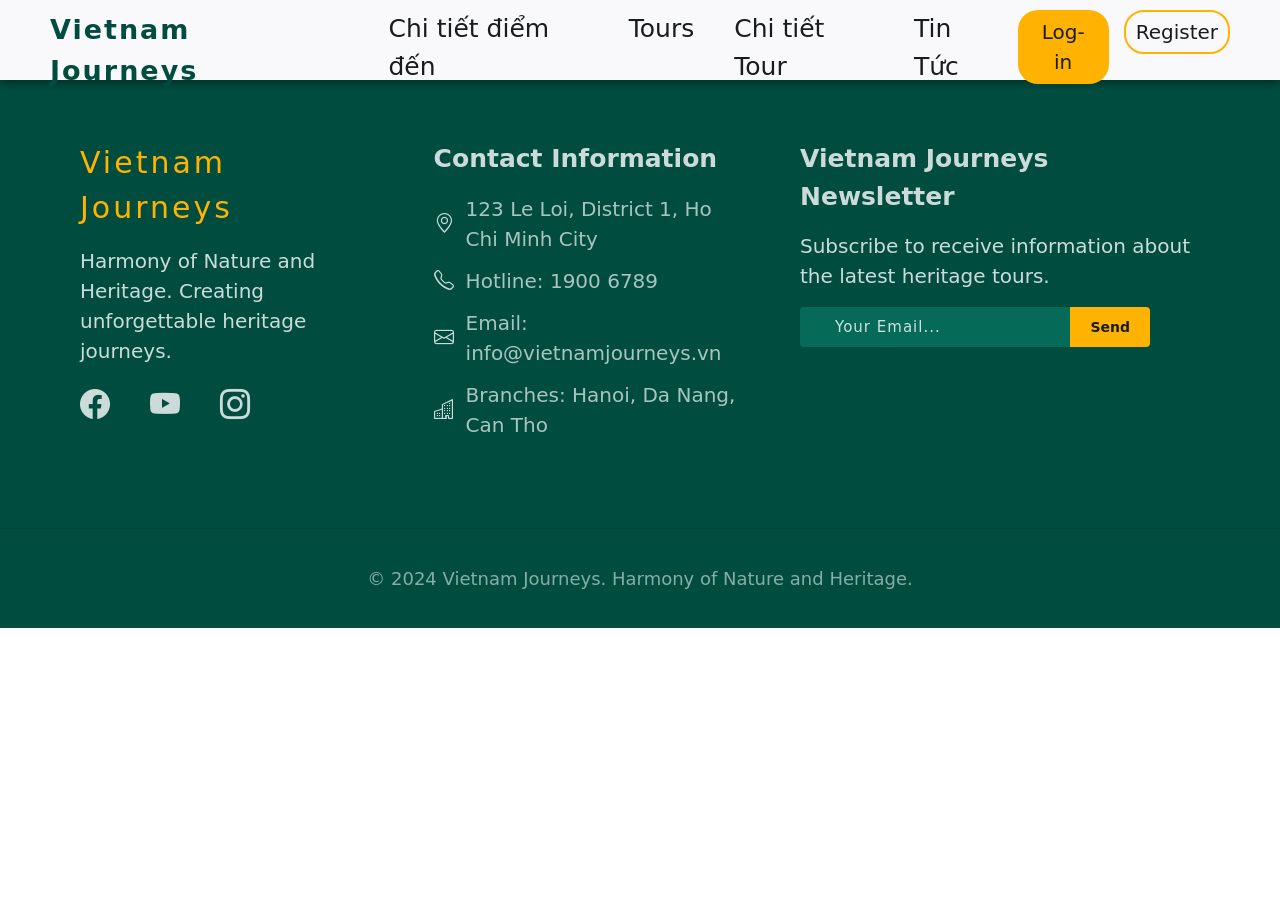
<file: index.html>
<!DOCTYPE html>
<html lang="en">
<head>
    <meta charset="UTF-8">
    <meta name="viewport" content="width=device-width, initial-scale=1.0">

    <link rel="stylesheet" href="./css/header_footer.css">
    <link rel="stylesheet" href="https://cdn.jsdelivr.net/npm/bootstrap-icons@1.13.1/font/bootstrap-icons.min.css">
        <link href="https://cdn.jsdelivr.net/npm/bootstrap@5.3.3/dist/css/bootstrap.min.css" rel="stylesheet">
    <script src="https://cdn.jsdelivr.net/npm/bootstrap@5.3.3/dist/js/bootstrap.bundle.min.js"></script>

    
    <title>Document</title>
</head>
<body>

<!-- header -->
<section>
    <header>
        <div class="logo">
            <a href="" class="logo_detail">Vietnam Journeys</a>
        </div>
        <nav class="nav_menu">
         <ul class="menu">
                <li class="menu_list"><a href="./html/Detail_Destination.html">Chi tiết điểm đến</a></li>
                <li class="menu_list"><a href="./html/Tours.html">Tours</a></li>
                <li class="menu_list"><a href="./html/Detail_tours.html">Chi tiết Tour</a></li>
                <li class="menu_list"><a href="./html/Blog.html">Tin Tức</a></li>
            </ul>
        </nav>
        <div class="book_tour">
           <div class="log-in">
            <a  href="./html/Log-in.html"><button>Log-in</button></a>
           </div>
            <div class="register">
                 <a href="./html/Register.html"><button>Register</button></a>
            </div>
        </div>
        
    </header>
</section>
<section>
    <div class="banner-home"></div>
</section>







<!-- footer -->
<section>
    <footer>
        <div class="footer-full">
        <div class="footer-container">
            <div class="footer-logo">
                <p class="name-logo">Vietnam Journeys</p>
                <p >Harmony of Nature and Heritage. Creating unforgettable heritage journeys.</p>
                <div class="icon-social">
                    <div class="icon-face">
                        <i style="font-size: 1.5em;" class="bi bi-facebook"></i>           
                    </div>
                    <div class="icon-youtube">
                        <i style="font-size: 1.5em;" class="bi bi-youtube"></i>
                    </div>
                    <div class="icon-instagram">
                        <i style="font-size: 1.5em;" class="bi bi-instagram"></i>
                    </div>
                </div>
            </div>
            <div class="footer-contact">
                <p style="font-size: 25px; font-weight: 600;">Contact Information</p>
                <div class="address-com">
                    <i class="bi bi-geo-alt"></i>
                    <p>123 Le Loi, District 1, Ho Chi Minh City</p>
                </div>
                <div class="address-com">
                    <i class="bi bi-telephone"></i>
                    <p>Hotline: 1900 6789</p>
                </div>
                <div class="address-com">
                    <i class="bi bi-envelope"></i>
                    <p>Email: info@vietnamjourneys.vn</p>
                </div>
                <div class="address-com">
                    <i class="bi bi-buildings"></i>
                    <p>Branches: Hanoi, Da Nang, Can Tho</p>
                </div>
            </div>
            <div class="footer-email">
                 <p style="font-size: 25px; font-weight: 600;">Vietnam Journeys Newsletter</p>
                <p>Subscribe to receive information about the latest heritage tours.</p>
                <div class="button-footer">
                    <div class="b1"><input type="email" placeholder="Your Email..."><button type="button"><b>Send</b> </button></div>
                </div>
            </div>          
        </div>
        <hr>
        <div class="footer-copyright">
                <p>© 2024 Vietnam Journeys. Harmony of Nature and Heritage.</p>
            </div>
        </div>
         
    </footer>
</section>
</body>
</html>
</file>
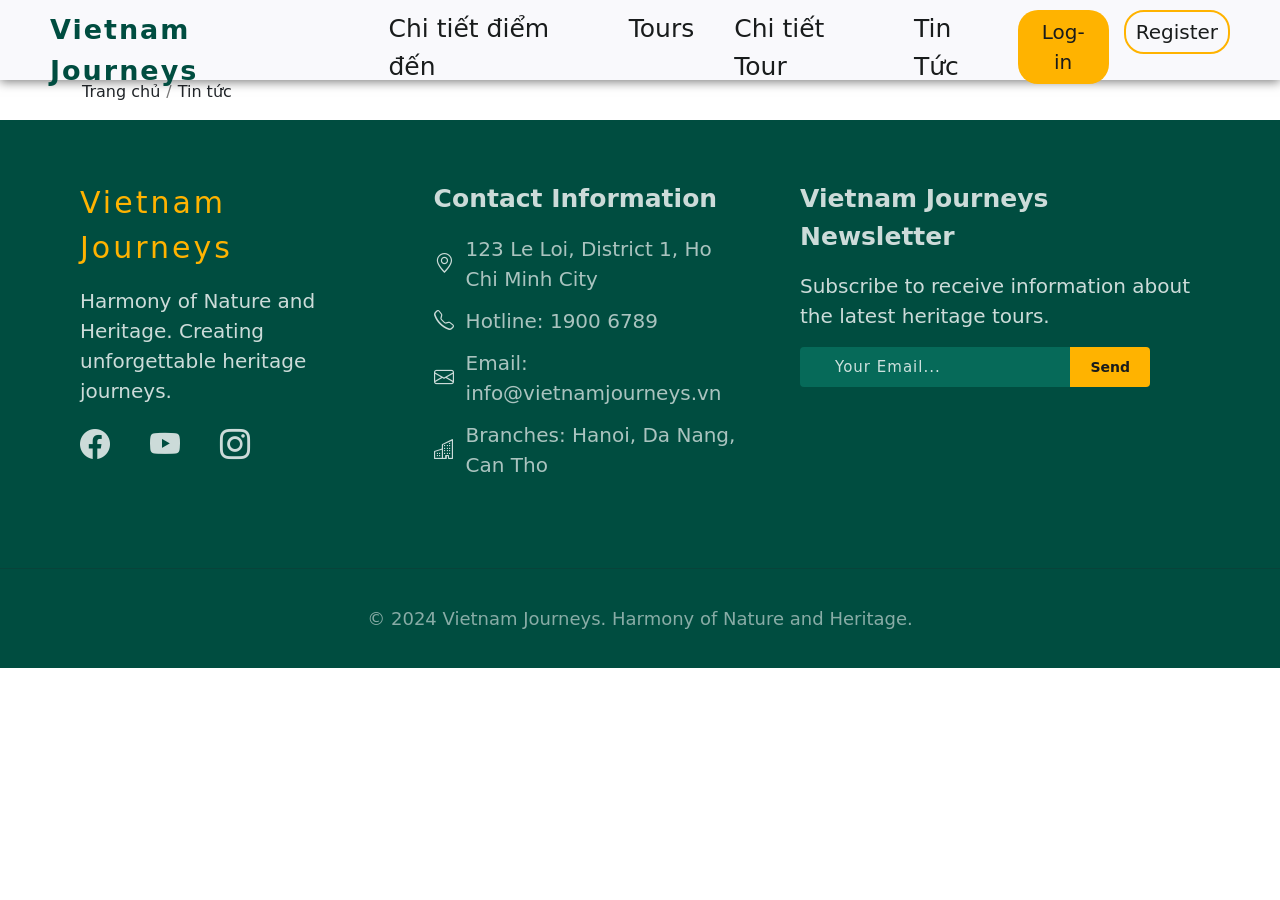
<file: html/Blog.html>
<!DOCTYPE html>
<html lang="en">

<head>
    <meta charset="UTF-8">
    <meta name="viewport" content="width=device-width, initial-scale=1.0">

    <link rel="stylesheet" href="../css/header_footer.css">
    <link rel="stylesheet" href="../css/listblog.css">
    <link rel="stylesheet" href="https://cdn.jsdelivr.net/npm/bootstrap-icons@1.13.1/font/bootstrap-icons.min.css">
    <title>ListBlog</title>
    <link href="https://cdn.jsdelivr.net/npm/bootstrap@5.3.3/dist/css/bootstrap.min.css" rel="stylesheet">
    <script src="https://cdn.jsdelivr.net/npm/bootstrap@5.3.3/dist/js/bootstrap.bundle.min.js"></script>
</head>

<body>

    <!-- header -->
    <section>
        <header>
            <div class="logo">
                <a href="" class="logo_detail">Vietnam Journeys</a>
            </div>
            <nav class="nav_menu">
                <ul class="menu">
                    <li class="menu_list"><a href="../html/Detail_Destination.html">Chi tiết điểm đến</a></li>
                    <li class="menu_list"><a href="../html/Tours.html">Tours</a></li>
                    <li class="menu_list"><a href="../html/Detail_tours.html">Chi tiết Tour</a></li>
                    <li class="menu_list"><a href="../html/Blog.html">Tin Tức</a></li>
                </ul>
            </nav>
            <div class="book_tour">
                <div class="log-in">
                    <a href="../html/Log-in.html"><button>Log-in</button></a>
                </div>
                <div class="register">
                    <a href="../html/Register.html"><button>Register</button></a>
                </div>
            </div>
        </header>
    </section>

    <section>
        <div class="banner-home"></div>
    </section>

    <main>

        <div class="container">
            <div class="breadcrumb">
                <a href="../index.html">Trang chủ</a>
                <span>/</span>
                <a href="../html/Blog.html">Tin tức</a>
            </div>
            <div class="row" id="list_blog">
            </div>
        </div>
    </main>

    <!-- footer -->
    <section>
        <footer>
            <div class="footer-full">
                <div class="footer-container">
                    <div class="footer-logo">
                        <p class="name-logo">Vietnam Journeys</p>
                        <p >Harmony of Nature and Heritage. Creating unforgettable heritage journeys.
                        </p>
                        <div class="icon-social">
                            <div class="icon-face">
                                <i style="font-size: 1.5em;" class="bi bi-facebook"></i>
                            </div>
                            <div class="icon-youtube">
                                <i style="font-size: 1.5em;" class="bi bi-youtube"></i>
                            </div>
                            <div class="icon-instagram">
                                <i style="font-size: 1.5em;" class="bi bi-instagram"></i>
                            </div>
                        </div>
                    </div>
                    <div class="footer-contact">
                        <p style="font-size: 25px; font-weight: 600;">Contact Information</p>
                        <div class="address-com">
                            <i class="bi bi-geo-alt"></i>
                            <p>123 Le Loi, District 1, Ho Chi Minh City</p>
                        </div>
                        <div class="address-com">
                            <i class="bi bi-telephone"></i>
                            <p>Hotline: 1900 6789</p>
                        </div>
                        <div class="address-com">
                            <i class="bi bi-envelope"></i>
                            <p>Email: info@vietnamjourneys.vn</p>
                        </div>
                        <div class="address-com">
                            <i class="bi bi-buildings"></i>
                            <p>Branches: Hanoi, Da Nang, Can Tho</p>
                        </div>
                    </div>
                    <div class="footer-email">
                        <p style="font-size: 25px; font-weight: 600;">Vietnam Journeys Newsletter</p>
                        <p>Subscribe to receive information about the latest heritage tours.</p>
                        <div class="button-footer">
                            <div class="b1"><input type="email" placeholder="Your Email..."><button
                                    type="button"><b>Send</b> </button></div>
                        </div>
                    </div>
                </div>
                <hr>
                <div class="footer-copyright">
                    <p>© 2024 Vietnam Journeys. Harmony of Nature and Heritage.</p>
                </div>
            </div>
        </footer>
    </section>

</body>
<script type="text/javascript" src="../js/listblog.js"></script>

</html>
</file>
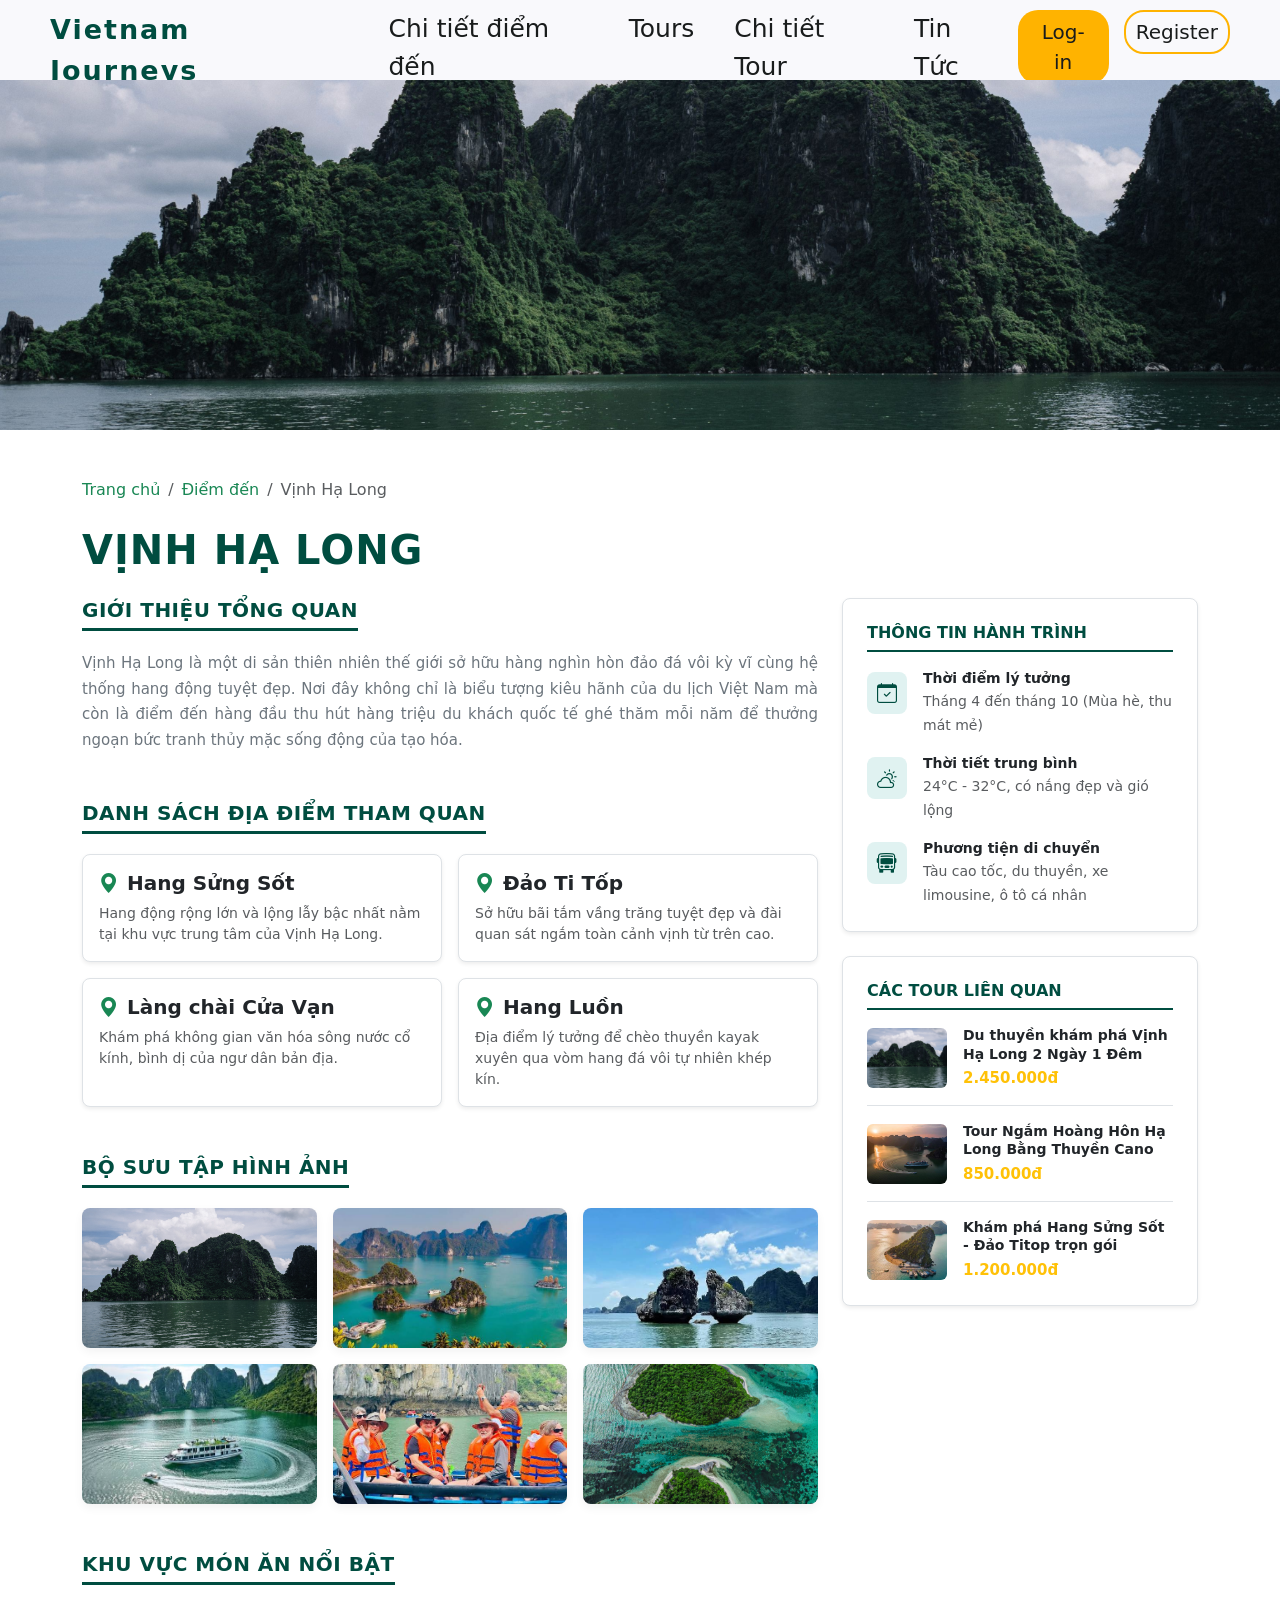
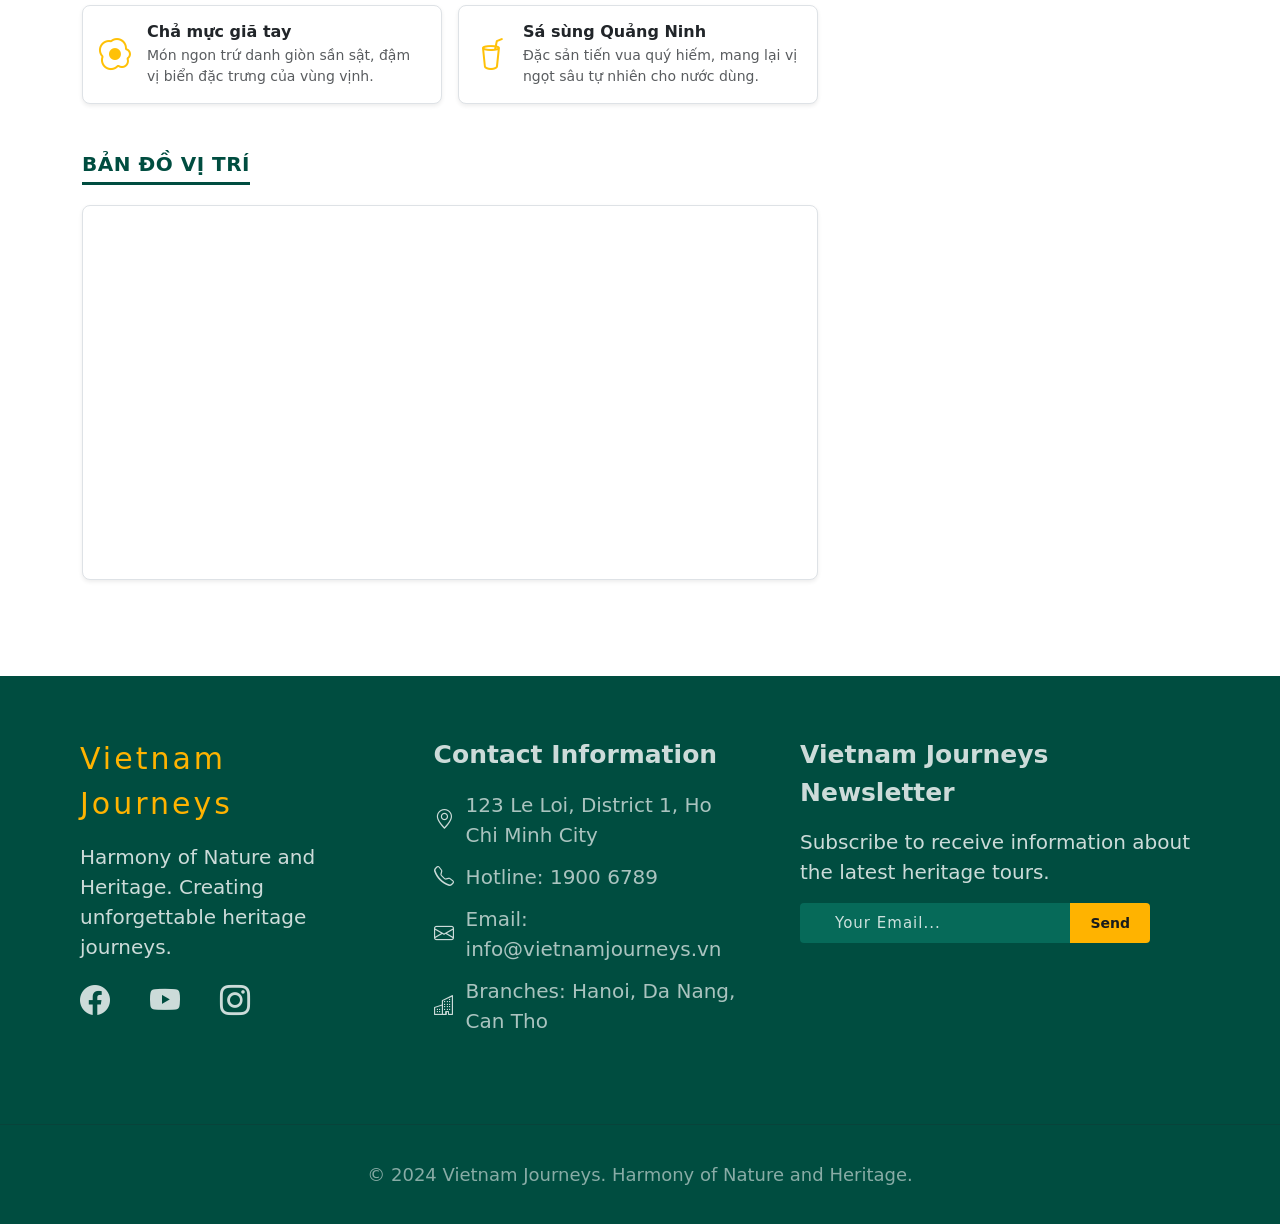
<file: html/Detail_Destination.html>
<!DOCTYPE html>
<html lang="en">
<head>
    <meta charset="UTF-8">
    <meta name="viewport" content="width=device-width, initial-scale=1.0">
    <link rel="stylesheet" href="../css/header_footer.css">
    <link rel="stylesheet" href="../css/destination.css">
    <link rel="stylesheet" href="https://cdn.jsdelivr.net/npm/bootstrap-icons@1.13.1/font/bootstrap-icons.min.css">
    <link href="https://cdn.jsdelivr.net/npm/bootstrap@5.3.3/dist/css/bootstrap.min.css" rel="stylesheet">
    <script src="https://cdn.jsdelivr.net/npm/bootstrap@5.3.3/dist/js/bootstrap.bundle.min.js"></script>

    
    <title>Document</title>
</head>
<body>

<!-- header -->
<section>
    <header>
        <div class="logo">
            <a href="" class="logo_detail">Vietnam Journeys</a>
        </div>
        <nav class="nav_menu">
         <ul class="menu">
                <li class="menu_list"><a href="../html/Detail_Destination.html">Chi tiết điểm đến</a></li>
                <li class="menu_list"><a href="../html/Tours.html">Tours</a></li>
                <li class="menu_list"><a href="../html/Detail_tours.html">Chi tiết Tour</a></li>
                <li class="menu_list"><a href="../html/Blog.html">Tin Tức</a></li>
            </ul>
        </nav>
        <div class="book_tour">
           <div class="log-in">
            <a  href="../html/Log-in.html"><button>Log-in</button></a>
           </div>
            <div class="register">
                 <a href="../html/Register.html"><button>Register</button></a>
            </div>
        </div>
    </header>
    
</section>
<section>
    <div class="banner-home"></div>
</section>

<main class="container my-5">
    
    <nav class="mb-4" style="--bs-breadcrumb-divider: '/';">
        <ol class="breadcrumb mb-0">
            <li class="breadcrumb-item"><a href="#" class="text-decoration-none text-success">Trang chủ</a></li>
            <li class="breadcrumb-item"><a href="#" class="text-decoration-none text-success">Điểm đến</a></li>
            <li class="breadcrumb-item active text-muted" aria-current="page">Vịnh Hạ Long</li>
        </ol>
    </nav>

    <h1 class="fw-bold mb-4" style="color: #004d40; font-size: 2.5rem; letter-spacing: 1px;">VỊNH HẠ LONG</h1>

    <div class="row g-4">
        <div class="col-lg-8">
            <section class="mb-5">
                <h3 class="tieu-de-muc">Giới thiệu tổng quan</h3>
                <p class="text-secondary style-content-p">
                    Vịnh Hạ Long là một di sản thiên nhiên thế giới sở hữu hàng nghìn hòn đảo đá vôi kỳ vĩ cùng hệ thống hang động tuyệt đẹp. Nơi đây không chỉ là biểu tượng kiêu hãnh của du lịch Việt Nam mà còn là điểm đến hàng đầu thu hút hàng triệu du khách quốc tế ghé thăm mỗi năm để thưởng ngoạn bức tranh thủy mặc sống động của tạo hóa.
                </p>
            </section>
            <section class="mb-5">
                <h3 class="tieu-de-muc">Danh sách địa điểm tham quan</h3>
                <div class="row row-cols-1 row-cols-md-2 g-3">
                    <div class="col">
                        <div class="p-3 border rounded-3 bg-white h-100 shadow-sm">
                            <h5 class="fw-bold text-dark"><i class="bi bi-geo-alt-fill text-success me-2"></i>Hang Sửng Sốt</h5>
                            <p class="small text-muted mb-0">Hang động rộng lớn và lộng lẫy bậc nhất nằm tại khu vực trung tâm của Vịnh Hạ Long.</p>
                        </div>
                    </div>
                    <div class="col">
                        <div class="p-3 border rounded-3 bg-white h-100 shadow-sm">
                            <h5 class="fw-bold text-dark"><i class="bi bi-geo-alt-fill text-success me-2"></i>Đảo Ti Tốp</h5>
                            <p class="small text-muted mb-0">Sở hữu bãi tắm vầng trăng tuyệt đẹp và đài quan sát ngắm toàn cảnh vịnh từ trên cao.</p>
                        </div>
                    </div>
                    <div class="col">
                        <div class="p-3 border rounded-3 bg-white h-100 shadow-sm">
                            <h5 class="fw-bold text-dark"><i class="bi bi-geo-alt-fill text-success me-2"></i>Làng chài Cửa Vạn</h5>
                            <p class="small text-muted mb-0">Khám phá không gian văn hóa sông nước cổ kính, bình dị của ngư dân bản địa.</p>
                        </div>
                    </div>
                    <div class="col">
                        <div class="p-3 border rounded-3 bg-white h-100 shadow-sm">
                            <h5 class="fw-bold text-dark"><i class="bi bi-geo-alt-fill text-success me-2"></i>Hang Luồn</h5>
                            <p class="small text-muted mb-0">Địa điểm lý tưởng để chèo thuyền kayak xuyên qua vòm hang đá vôi tự nhiên khép kín.</p>
                        </div>
                    </div>
                </div>
            </section>
            <section class="mb-5">
                <h3 class="tieu-de-muc">Bộ sưu tập hình ảnh</h3>
                <div class="row g-3 gallery-destinations">
                    <div class="col-6 col-md-4"><img src="../imgs/vhl2.jpg" class="img-fluid rounded-3" alt="Hạ Long View 1"></div>
                    <div class="col-6 col-md-4"><img src="../imgs/vhl3.jpg" class="img-fluid rounded-3" alt="Hạ Long View 2"></div>
                    <div class="col-6 col-md-4"><img src="../imgs/vhl4.jpg" class="img-fluid rounded-3" alt="Hạ Long View 3"></div>
                    <div class="col-6 col-md-4"><img src="../imgs/vhl5.jpg" class="img-fluid rounded-3" alt="Hạ Long View 4"></div>
                    <div class="col-6 col-md-4"><img src="../imgs/vhl6.jpg" class="img-fluid rounded-3" alt="Hạ Long View 5"></div>
                    <div class="col-6 col-md-4"><img src="../imgs/vhl.jpg" class="img-fluid rounded-3" alt="Hạ Long View 6"></div>
                </div>
            </section>
            <section class="mb-5">
                <h3 class="tieu-de-muc">Khu vực món ăn nổi bật</h3>
                <div class="row g-3">
                    <div class="col-md-6">
                        <div class="d-flex p-3 border rounded-3 bg-white align-items-center shadow-sm">
                            <i class="bi bi-egg-fried fs-2 text-warning me-3"></i>
                            <div>
                                <h5 class="fw-bold mb-1" style="font-size: 16px;">Chả mực giã tay</h5>
                                <p class="small text-muted mb-0">Món ngon trứ danh giòn sần sật, đậm vị biển đặc trưng của vùng vịnh.</p>
                            </div>
                        </div>
                    </div>
                    <div class="col-md-6">
                        <div class="d-flex p-3 border rounded-3 bg-white align-items-center shadow-sm">
                            <i class="bi bi-cup-straw fs-2 text-warning me-3"></i>
                            <div>
                                <h5 class="fw-bold mb-1" style="font-size: 16px;">Sá sùng Quảng Ninh</h5>
                                <p class="small text-muted mb-0">Đặc sản tiến vua quý hiếm, mang lại vị ngọt sâu tự nhiên cho nước dùng.</p>
                            </div>
                        </div>
                    </div>
                </div>
            </section>
            <section class="mb-5">
                <h3 class="tieu-de-muc">Bản đồ vị trí</h3>
                <div class="border rounded-3 p-2 bg-white shadow-sm overflow-hidden">
                    <iframe src="https://www.google.com/maps/embed?pb=!1m18!1m12!1m3!1d59643.47447472064!2d107.03715425!3d20.88331395!2m3!1f0!2f0!3f0!3m2!1i1024!2i768!4f13.1!3m3!1m2!1s0x314a57960cfb1eef%3A0x64cfcb3e9515949e!2zVspbmggSOG6oSBMb25n!5e0!3m2!1svi!2s!4v1710000000000!5m2!1svi!2s" width="100%" height="350" style="border:0;" allowfullscreen="" loading="lazy"></iframe>
                </div>
            </section>

        </div>
        <div class="col-lg-4">
            
            <div class="p-4 border rounded-3 bg-white mb-4 shadow-sm sidebar-info">
                <h4 class="fw-bold mb-3 text-uppercase" style="color: #004d40; font-size: 16px; border-bottom: 2px solid #004d40; padding-bottom: 8px;">Thông tin hành trình</h4>
                <div class="d-flex mb-3 align-items-start">
                    <i class="bi bi-calendar-check text-success fs-5 me-3 mt-1"></i>
                    <div>
                        <strong class="d-block text-dark">Thời điểm lý tưởng</strong>
                        <span class="text-muted small">Tháng 4 đến tháng 10 (Mùa hè, thu mát mẻ)</span>
                    </div>
                </div>
                <div class="d-flex mb-3 align-items-start">
                    <i class="bi bi-cloud-sun text-success fs-5 me-3 mt-1"></i>
                    <div>
                        <strong class="d-block text-dark">Thời tiết trung bình</strong>
                        <span class="text-muted small">24°C - 32°C, có nắng đẹp và gió lộng</span>
                    </div>
                </div>
                <div class="d-flex mb-0 align-items-start">
                    <i class="bi bi-bus-front text-success fs-5 me-3 mt-1"></i>
                    <div>
                        <strong class="d-block text-dark">Phương tiện di chuyển</strong>
                        <span class="text-muted small">Tàu cao tốc, du thuyền, xe limousine, ô tô cá nhân</span>
                    </div>
                </div>
            </div>


            <div class="p-4 border rounded-3 bg-white shadow-sm sidebar-tours">
                <h4 class="fw-bold mb-3 text-uppercase" style="color: #004d40; font-size: 16px; border-bottom: 2px solid #004d40; padding-bottom: 8px;">Các tour liên quan</h4>
                 <!-- tour 1 -->
                <div class="d-flex mb-3 pb-3 border-bottom align-items-center">
                    <img src="../imgs/vhl2.jpg" alt="Tour 1" class="rounded-2 object-fit-cover me-3" style="width: 80px; height: 60px;">
                    <div>
                        <a href="#" class="text-decoration-none fw-bold text-dark d-block link-tour-title" style="font-size: 14px; line-height: 1.3;">Du thuyền khám phá Vịnh Hạ Long 2 Ngày 1 Đêm</a>
                        <span class="fw-bold mt-1 d-block text-warning" style="font-size: 15px;">2.450.000đ</span>
                    </div>
                </div>

                <!-- tour 2 -->
                <div class="d-flex mb-3 pb-3 border-bottom align-items-center">
                    <img src="../imgs/vhl t.jpg" alt="Tour 2" class="rounded-2 object-fit-cover me-3" style="width: 80px; height: 60px;">
                    <div>
                        <a href="#" class="text-decoration-none fw-bold text-dark d-block link-tour-title" style="font-size: 14px; line-height: 1.3;">Tour Ngắm Hoàng Hôn Hạ Long Bằng Thuyền Cano</a>
                        <span class="fw-bold mt-1 d-block text-warning" style="font-size: 15px;">850.000đ</span>
                    </div>
                </div>

                <!-- tour 3 -->
                <div class="d-flex align-items-center">
                    <img src="../imgs/vhl dt.jpg" alt="Tour 3" class="rounded-2 object-fit-cover me-3" style="width: 80px; height: 60px;">
                    <div>
                        <a href="#" class="text-decoration-none fw-bold text-dark d-block link-tour-title" style="font-size: 14px; line-height: 1.3;">Khám phá Hang Sửng Sốt - Đảo Titop trọn gói</a>
                        <span class="fw-bold mt-1 d-block text-warning" style="font-size: 15px;">1.200.000đ</span>
                    </div>
                </div>
            </div>

        </div>
    </div>
</main>

<!-- footer -->
<section>
    <footer>
        <div class="footer-full">
        <div class="footer-container">
            <div class="footer-logo">
                <p class="name-logo">Vietnam Journeys</p>
                <p >Harmony of Nature and Heritage. Creating unforgettable heritage journeys.</p>
                <div class="icon-social">
                    <div class="icon-face">
                        <i style="font-size: 1.5em;" class="bi bi-facebook"></i>           
                    </div>
                    <div class="icon-youtube">
                        <i style="font-size: 1.5em;" class="bi bi-youtube"></i>
                    </div>
                    <div class="icon-instagram">
                        <i style="font-size: 1.5em;" class="bi bi-instagram"></i>
                    </div>
                </div>
            </div>
            <div class="footer-contact">
                <p style="font-size: 25px; font-weight: 600;">Contact Information</p>
                <div class="address-com">
                    <i class="bi bi-geo-alt"></i>
                    <p>123 Le Loi, District 1, Ho Chi Minh City</p>
                </div>
                <div class="address-com">
                    <i class="bi bi-telephone"></i>
                    <p>Hotline: 1900 6789</p>
                </div>
                <div class="address-com">
                    <i class="bi bi-envelope"></i>
                    <p>Email: info@vietnamjourneys.vn</p>
                </div>
                <div class="address-com">
                    <i class="bi bi-buildings"></i>
                    <p>Branches: Hanoi, Da Nang, Can Tho</p>
                </div>
            </div>
            <div class="footer-email">
                 <p style="font-size: 25px; font-weight: 600;">Vietnam Journeys Newsletter</p>
                <p>Subscribe to receive information about the latest heritage tours.</p>
                <div class="button-footer">
                    <div class="b1"><input type="email" placeholder="Your Email..."><button type="button"><b>Send</b> </button></div>
                </div>
            </div>          
        </div>
        <hr>
        <div class="footer-copyright">
                <p>© 2024 Vietnam Journeys. Harmony of Nature and Heritage.</p>
            </div>
        </div>
         
    </footer>
</section>
</body>
</html>
</file>
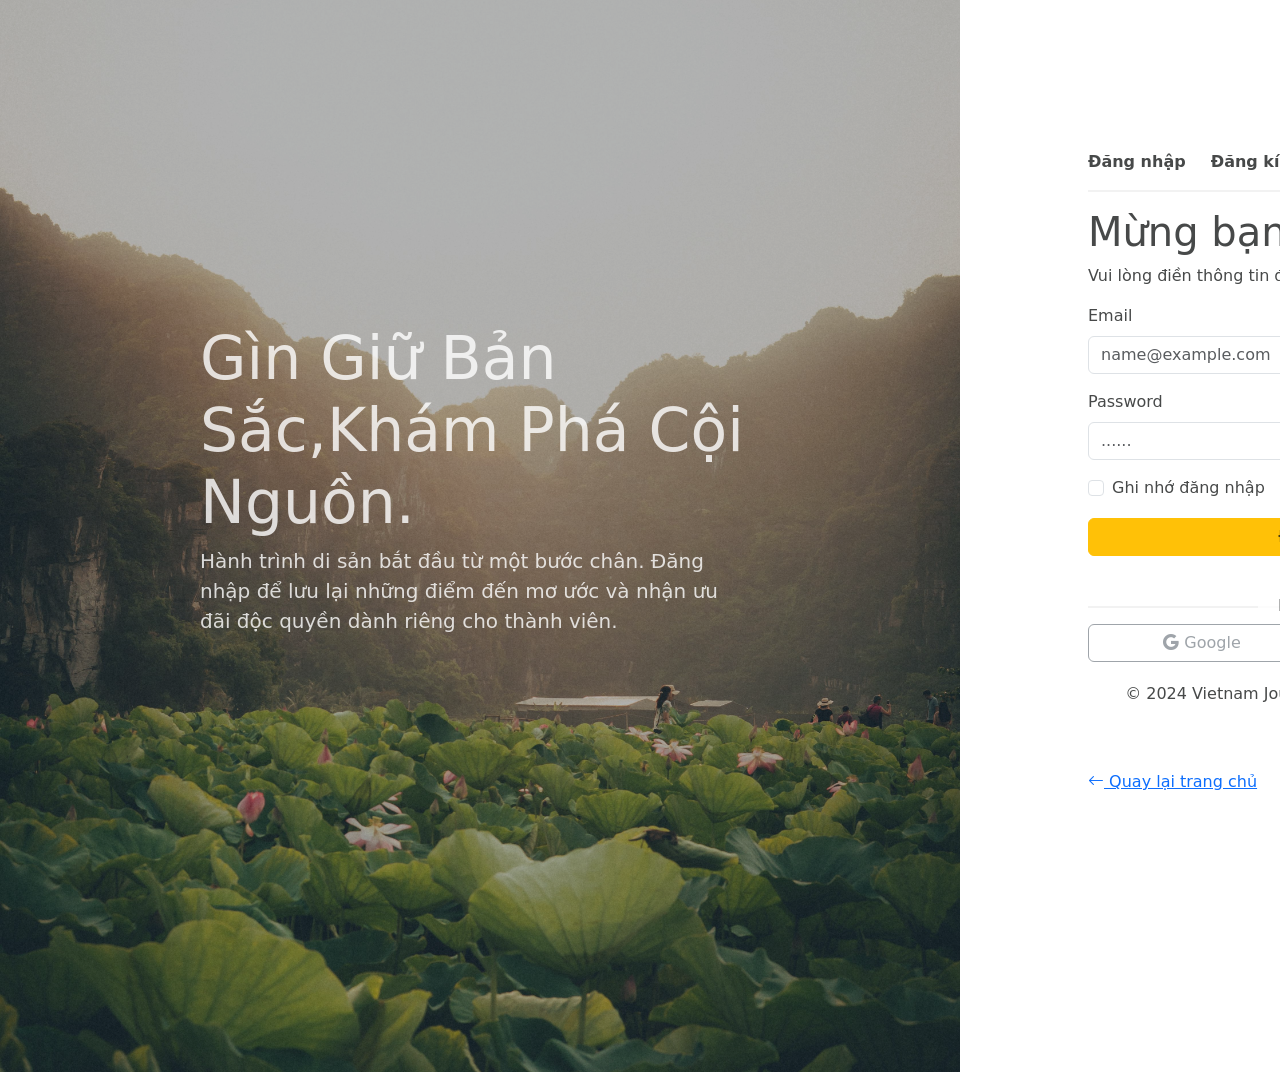
<file: html/Log-in.html>
<!DOCTYPE html>
<html lang="en">
<head>
    <meta charset="UTF-8">
    <meta name="viewport" content="width=device-width, initial-scale=1.0">
    <link rel="stylesheet" href="../css/auth.css">
    <!-- <link rel="stylesheet" href="../css/header_footer.css"> -->
    <link rel="stylesheet" href="https://cdn.jsdelivr.net/npm/bootstrap-icons@1.13.1/font/bootstrap-icons.min.css"> 
     <link href="https://cdn.jsdelivr.net/npm/bootstrap@5.3.3/dist/css/bootstrap.min.css" rel="stylesheet">

    <title>Document</title>
</head>
<body>
    
    <section>
        <div class="container-fluid-lg">
            <div class="content-auth">
                 <div class="img-content">
                    <div class="img1">
                        <img src="../imgs/ninhbinh3.jpg" alt="">
                    </div>
                    <div class="detail-content">
                        <h1>Gìn Giữ Bản Sắc,Khám Phá Cội Nguồn.</h1>
                        <p>Hành trình di sản bắt đầu từ một bước chân. Đăng nhập để lưu lại những điểm đến mơ ước và nhận ưu đãi độc quyền dành riêng cho thành viên.</p>
                    </div>
                </div> 
                <div class="content-form">
                    <form action="">
                        <div class="link-auth">
                            <a href="./Log-in.html"><b>Đăng nhập</b></a>
                            <a href="./Register.html"><b style="padding-left: 20px;padding-right: 20px;">Đăng kí</b></a>
                            <hr style="border: 1px solid #ccc;width: 30em;">
                        </div>
                       
                            <h1>Mừng bạn quay trở lại</h1>
                            <p>Vui lòng điền thông tin đăng nhập của bạn.</p>
                            
                        <div class="mb-3">
                            <label for="exampleFormControlInput1" class="form-label">Email</label>
                            <input type="email" class="form-control" id="exampleFormControlInput1" placeholder="name@example.com">
                        </div>
                    <div class="mb-3">
                        
                            <label for="exampleFormControlInput1" class="form-label">Password</label>
                            <input type="password" class="form-control" id="exampleFormControlInput1" placeholder="......">
                        </div>
                        <div class="form-check">                         
                            <div class="row">
                                <div class="col-6">
                                    <div class="check-1">                                     
                                        <input class="form-check-input" type="checkbox" value="" id="checkDefault">
                                        <label class="form-check-label" for="checkDefault">Ghi nhớ đăng nhập</label>
                                    </div>
                                </div>
                                <div class="col-6 text-lg-end">
                                    <div class="check-1">
                                        <p style="color: #aa893b;">Quên mật khẩu?</p>
                                    </div>
                                </div>
                            </div>
                        </div>
                        <div class="d-grid gap-2 col-12 mx-auto">
                            <button class="btn btn-warning" type="button"><b style="color: #191c1ccc;">Đăng Nhập</b></button>
                        </div>
                         <div class="choice">
                            <hr style="border: 1px solid #ccc;width: 30em;">
                            <div class="text"><p>Hoặc tiếp tục với</p></div>
                        </div>
                       
                        <div class="row">     
                        <div class="col-6 d-grid gap-2">
                           <button type="button" class="btn btn-outline-secondary " disabled><i class="bi bi-google"></i> Google</button>
                        </div>
                        <div class="col-6 text-lg-end d-grid gap-2" >
                            <button type="button" class="btn btn-outline-secondary " disabled><i class="bi bi-facebook"></i> Facebook</button>
                            
                        </div>
                        </div>
                        <p class="text-center" style="margin-top: 20px;">© 2024 Vietnam Journeys. Harmony of Nature and Heritage.</p>
                        <br>
                        <a href="./Detail_Destination.html"><i class="bi bi-arrow-left"></i> Quay lại trang chủ</a>
                    </form>
                </div>
               
                </div>
            </div>
    </section>
</body>
</html>
</file>
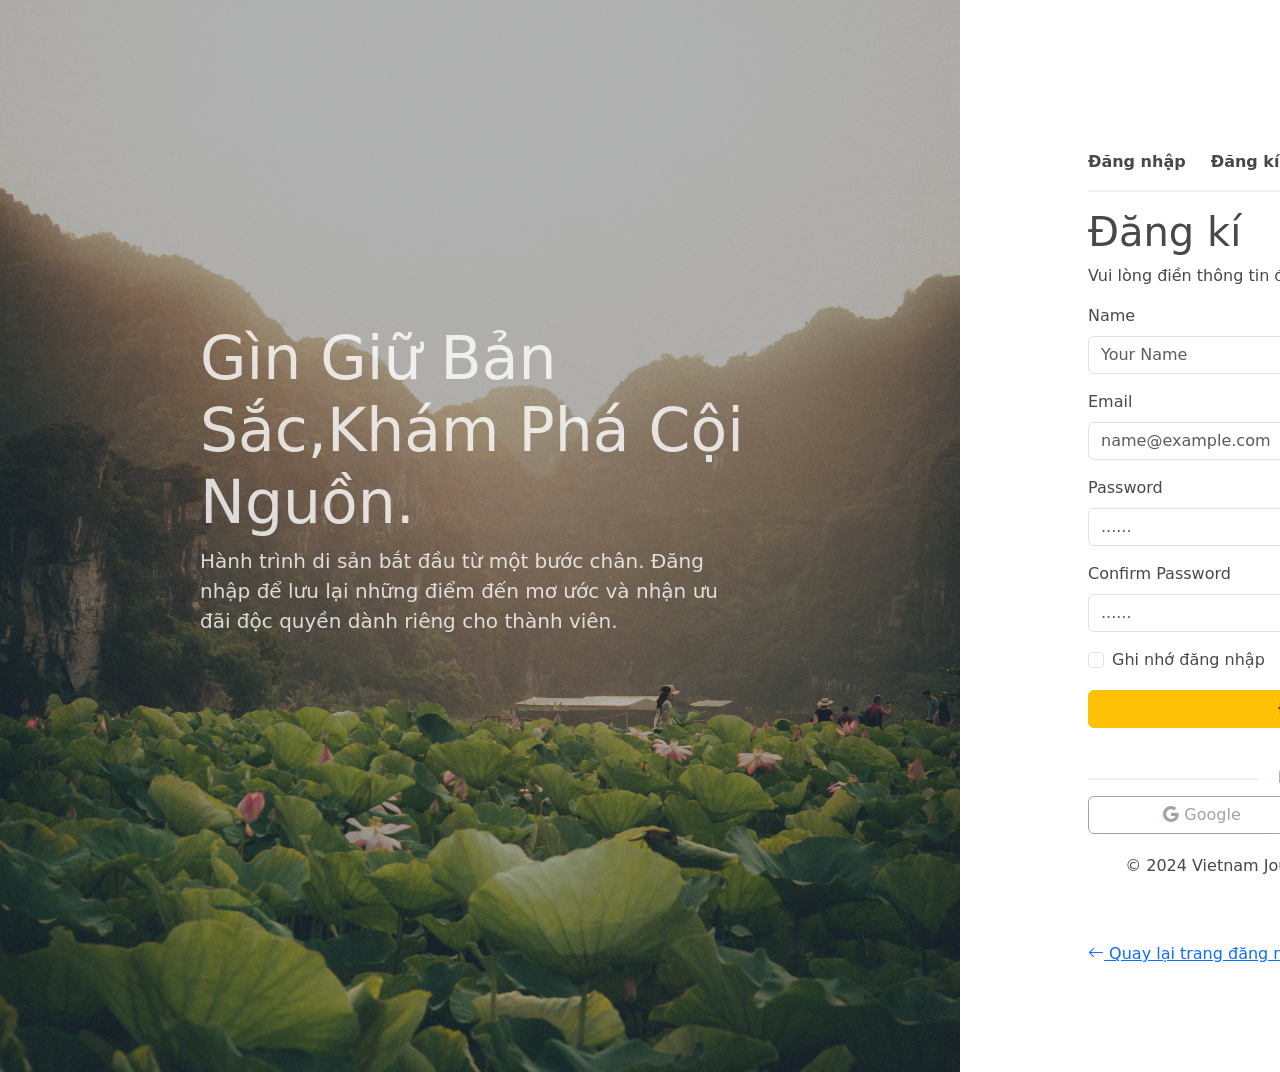
<file: html/Register.html>
<!DOCTYPE html>
<html lang="en">
<head>
    <meta charset="UTF-8">
    <meta name="viewport" content="width=device-width, initial-scale=1.0">
    <link rel="stylesheet" href="../css/auth.css">
    <!-- <link rel="stylesheet" href="../css/header_footer.css"> -->
    <link rel="stylesheet" href="https://cdn.jsdelivr.net/npm/bootstrap-icons@1.13.1/font/bootstrap-icons.min.css"> 
     <link href="https://cdn.jsdelivr.net/npm/bootstrap@5.3.3/dist/css/bootstrap.min.css" rel="stylesheet">

    <title>Document</title>
</head>
<body>
    
    <section>
        <div class="container-fluid-lg">
            <div class="content-auth">
                 <div class="img-content">
                    <div class="img1">
                        <img src="../imgs/ninhbinh3.jpg" alt="">
                    </div>
                    <div class="detail-content">
                        <h1>Gìn Giữ Bản Sắc,Khám Phá Cội Nguồn.</h1>
                        <p>Hành trình di sản bắt đầu từ một bước chân. Đăng nhập để lưu lại những điểm đến mơ ước và nhận ưu đãi độc quyền dành riêng cho thành viên.</p>
                    </div>
                </div> 
                <div class="content-form">
                    <form action="">
                        <div class="link-auth">
                            <a href="./Log-in.html"><b>Đăng nhập</b></a>
                            <a href="./Register.html"><b style="padding-left: 20px;padding-right: 20px;">Đăng kí</b></a>
                            <hr style="border: 1px solid #ccc;width: 30em;">
                        </div>
                       
                            <h1>Đăng kí</h1>
                            <p>Vui lòng điền thông tin đăng kí của bạn.</p>
                        <div class="mb-3">
                        <div class="row ">
                            <div class="col-6">
                            <div class="mb-3">
                                <label for="exampleFormControlInput1" class="form-label">Name</label>
                                <input type="text" class="form-control" id="exampleFormControlInput1" placeholder="Your Name">
                            </div> 
                            </div>
                            <div class="col-6">
                            <div class="mb-3">
                                <label for="exampleFormControlInput1" class="form-label">Phone</label>
                                <input type="text" class="form-control" id="exampleFormControlInput1" placeholder="Your Phone ">
                            </div>  
                        </div>
                          
                            </div>
                            <label for="exampleFormControlInput1" class="form-label">Email</label>
                            <input type="email" class="form-control" id="exampleFormControlInput1" placeholder="name@example.com">
                        </div>
                        <div class="mb-3">
                        
                            <label for="exampleFormControlInput1" class="form-label">Password</label>
                            <input type="password" class="form-control" id="exampleFormControlInput1" placeholder="......">
                        </div>
                        <div class="mb-3">
                        
                            <label for="exampleFormControlInput1" class="form-label">Confirm Password</label>
                            <input type="password" class="form-control" id="exampleFormControlInput1" placeholder="......">
                        </div>
                        <div class="form-check">                         
                            <div class="row">
                                <div class="col-6">
                                    <div class="check-1">                                     
                                        <input class="form-check-input" type="checkbox" value="" id="checkDefault">
                                        <label class="form-check-label" for="checkDefault">Ghi nhớ đăng nhập</label>
                                    </div>
                                </div>
                                <div class="col-6 text-lg-end">
                                    <div class="check-1">
                                        <p style="color: #aa893b;">Quên mật khẩu?</p>
                                    </div>
                                </div>
                            </div>
                        </div>
                        <div class="d-grid gap-2 col-12 mx-auto">
                            <button class="btn btn-warning" type="button"><b style="color: #191c1ccc;">Đăng Nhập</b></button>
                        </div>
                         <div class="choice">
                            <hr style="border: 1px solid #ccc;width: 30em;">
                            <div class="text"><p>Hoặc tiếp tục với</p></div>
                        </div>
                       
                        <div class="row">     
                        <div class="col-6 d-grid gap-2">
                           <button type="button" class="btn btn-outline-secondary " disabled><i class="bi bi-google"></i> Google</button>
                        </div>
                        <div class="col-6 text-lg-end d-grid gap-2" >
                            <button type="button" class="btn btn-outline-secondary " disabled><i class="bi bi-facebook"></i> Facebook</button>
                            
                        </div>
                        </div>
                        <p class="text-center" style="margin-top: 20px;">© 2024 Vietnam Journeys. Harmony of Nature and Heritage.</p>
                        <br>
                        <a href="./Log-in.html"><i class="bi bi-arrow-left"></i> Quay lại trang đăng nhập</a>
                    </form>
                </div>
               
                </div>
            </div>
    </section>
</body>
</html>
</file>
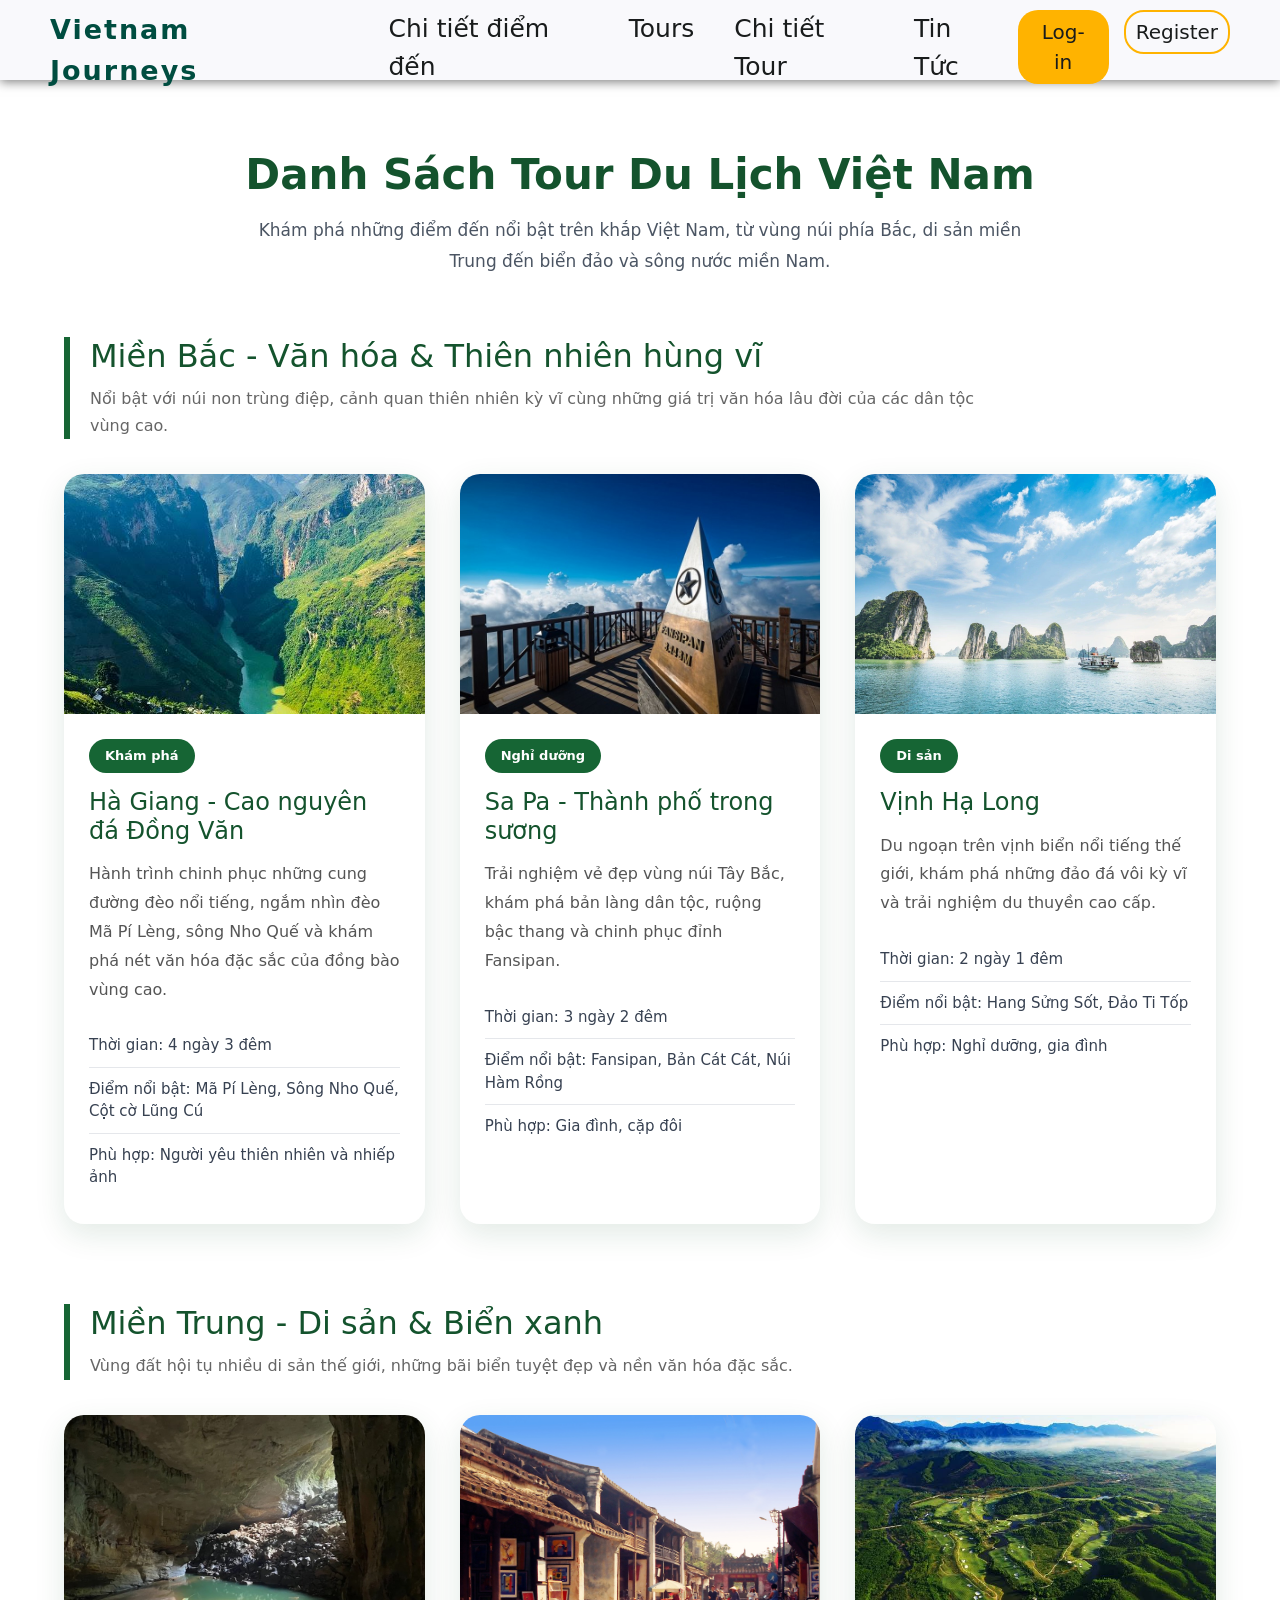
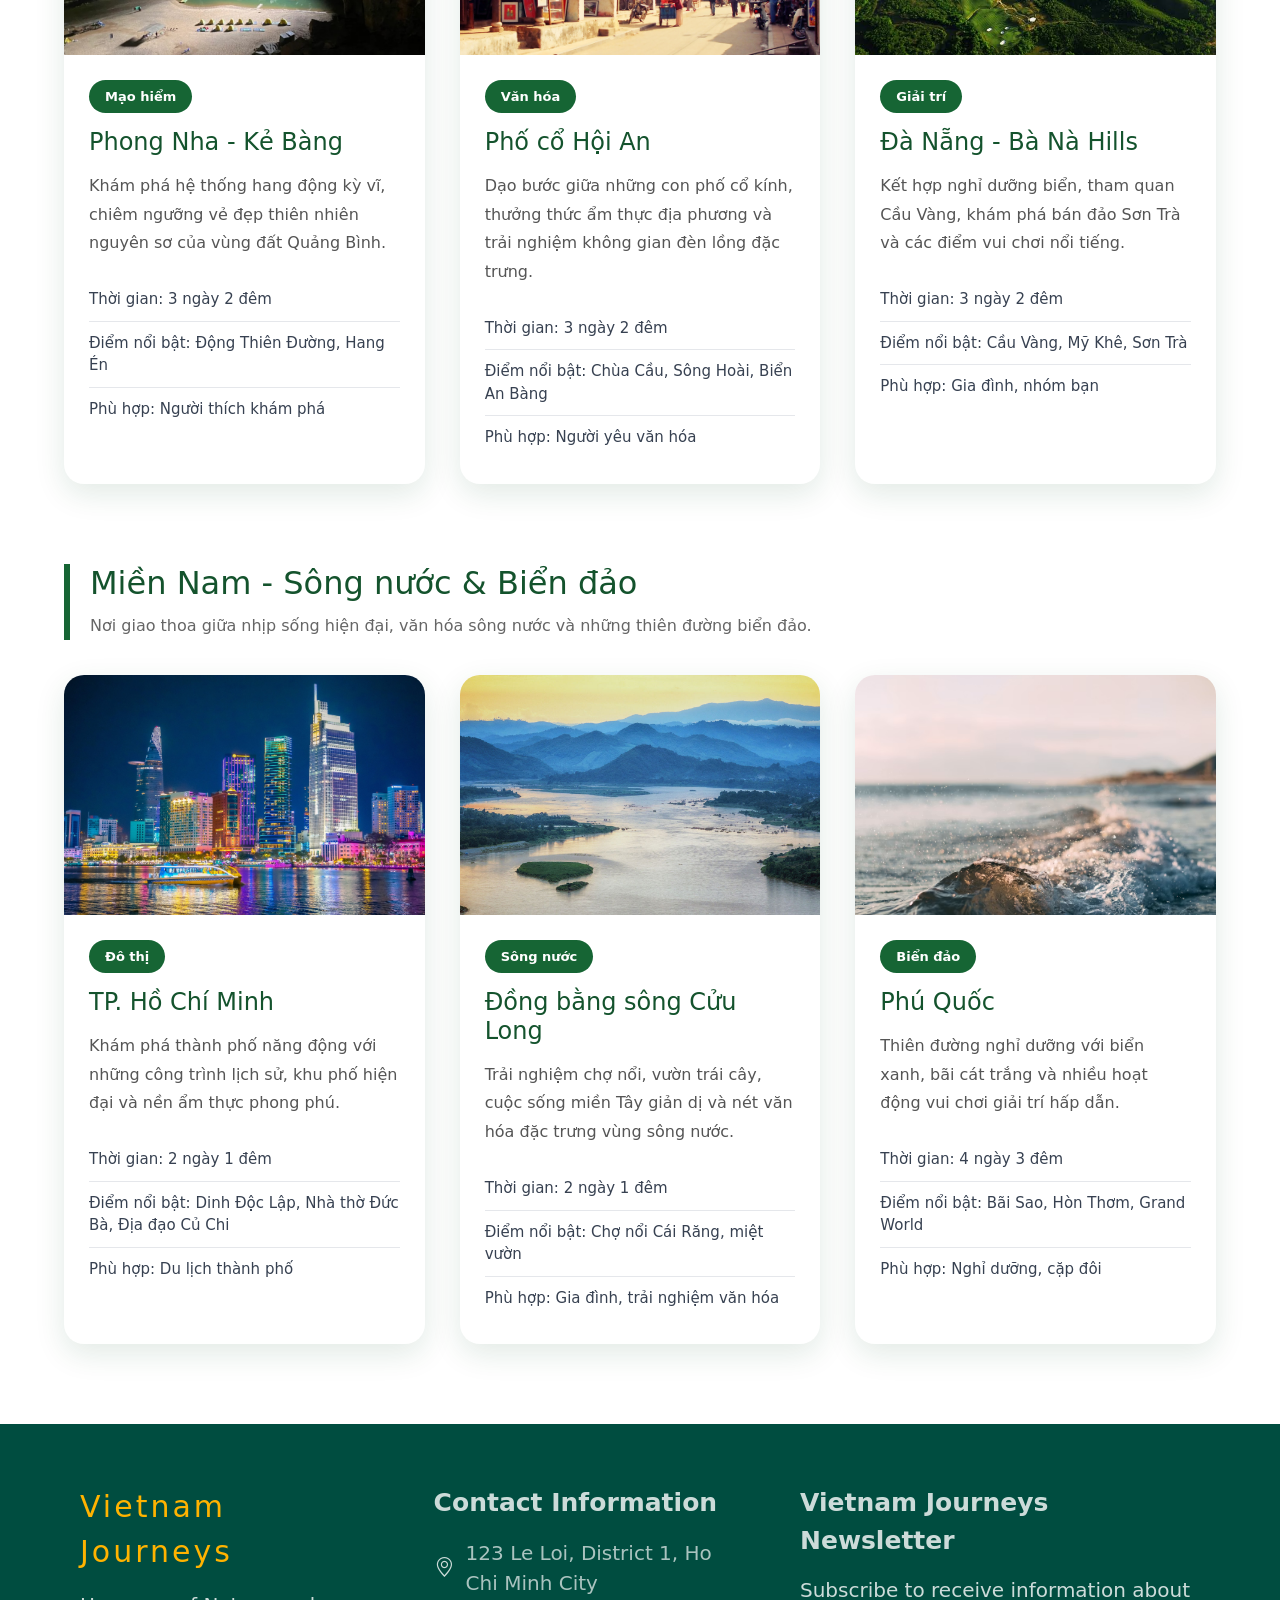
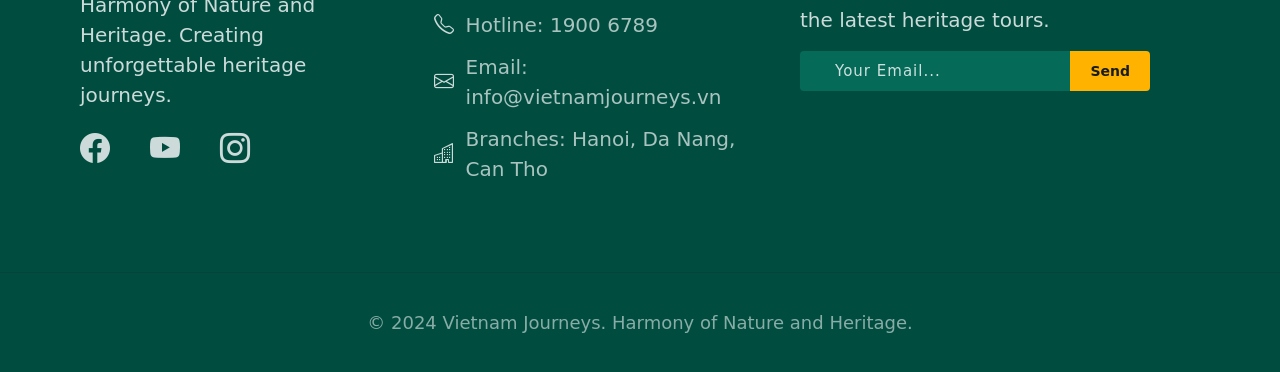
<file: html/Tours.html>
<!DOCTYPE html>
<html lang="en">
<head>
    <meta charset="UTF-8">
    <meta name="viewport" content="width=device-width, initial-scale=1.0">

    <link rel="stylesheet" href="../css/header_footer.css">
    <link rel="stylesheet" href="../css/tours.css">
    <link rel="stylesheet" href="https://cdn.jsdelivr.net/npm/bootstrap-icons@1.13.1/font/bootstrap-icons.min.css">
    
    <link href="https://cdn.jsdelivr.net/npm/bootstrap@5.3.3/dist/css/bootstrap.min.css" rel="stylesheet">
    <script src="https://cdn.jsdelivr.net/npm/bootstrap@5.3.3/dist/js/bootstrap.bundle.min.js"></script>

    <title>Document</title>
</head>
<body>

<!-- header -->
<section>
    <header>
        <div class="logo">
            <a href="" class="logo_detail">Vietnam Journeys</a>
        </div>
        <nav class="nav_menu">
         <ul class="menu">
                <li class="menu_list"><a href="../html/Detail_Destination.html">Chi tiết điểm đến</a></li>
                <li class="menu_list"><a href="../html/Tours.html">Tours</a></li>
                <li class="menu_list"><a href="../html/Detail_tours.html">Chi tiết Tour</a></li>
                <li class="menu_list"><a href="../html/Blog.html">Tin Tức</a></li>
            </ul>
        </nav>
        <div class="book_tour">
           <div class="log-in">
            <a  href="../html/Log-in.html"><button>Log-in</button></a>
           </div>
            <div class="register">
                 <a href="../html/Register.html"><button>Register</button></a>
            </div>
        </div>
        
    </header>
</section>
<section>
    <div class="banner-home"></div>
</section>

<main class="tour-section">

    <div class="section-header">
        <h2>Danh Sách Tour Du Lịch Việt Nam</h2>
        <p>
            Khám phá những điểm đến nổi bật trên khắp Việt Nam,
            từ vùng núi phía Bắc, di sản miền Trung đến biển đảo và sông nước miền Nam.
        </p>
    </div>
    
    <section class="region">

        <div class="region-title">
            <h2>Miền Bắc - Văn hóa & Thiên nhiên hùng vĩ</h2>
            <p>
                Nổi bật với núi non trùng điệp, cảnh quan thiên nhiên kỳ vĩ
                cùng những giá trị văn hóa lâu đời của các dân tộc vùng cao.
            </p>
        </div>


        <div class="tour-list">


            <article class="tour-card">

                <div class="tour-image ha-giang"></div>

                <div class="tour-content">

                    <span class="tour-tag">Khám phá</span>

                    <h3>Hà Giang - Cao nguyên đá Đồng Văn</h3>

                    <p>
                        Hành trình chinh phục những cung đường đèo nổi tiếng,
                        ngắm nhìn đèo Mã Pí Lèng, sông Nho Quế và khám phá nét văn hóa
                        đặc sắc của đồng bào vùng cao.
                    </p>

                    <ul>
                        <li>Thời gian: 4 ngày 3 đêm</li>
                        <li>Điểm nổi bật: Mã Pí Lèng, Sông Nho Quế, Cột cờ Lũng Cú</li>
                        <li>Phù hợp: Người yêu thiên nhiên và nhiếp ảnh</li>
                    </ul>

                </div>

            </article>



            <article class="tour-card">

                <div class="tour-image sapa"></div>

                <div class="tour-content">

                    <span class="tour-tag">Nghỉ dưỡng</span>

                    <h3>Sa Pa - Thành phố trong sương</h3>

                    <p>
                        Trải nghiệm vẻ đẹp vùng núi Tây Bắc,
                        khám phá bản làng dân tộc, ruộng bậc thang và chinh phục đỉnh Fansipan.
                    </p>

                    <ul>
                        <li>Thời gian: 3 ngày 2 đêm</li>
                        <li>Điểm nổi bật: Fansipan, Bản Cát Cát, Núi Hàm Rồng</li>
                        <li>Phù hợp: Gia đình, cặp đôi</li>
                    </ul>

                </div>

            </article>



            <article class="tour-card">

                <div class="tour-image halong"></div>

                <div class="tour-content">

                    <span class="tour-tag">Di sản</span>

                    <h3>Vịnh Hạ Long</h3>

                    <p>
                        Du ngoạn trên vịnh biển nổi tiếng thế giới,
                        khám phá những đảo đá vôi kỳ vĩ và trải nghiệm du thuyền cao cấp.
                    </p>

                    <ul>
                        <li>Thời gian: 2 ngày 1 đêm</li>
                        <li>Điểm nổi bật: Hang Sửng Sốt, Đảo Ti Tốp</li>
                        <li>Phù hợp: Nghỉ dưỡng, gia đình</li>
                    </ul>

                </div>

            </article>


        </div>

    </section>

    <section class="region">

        <div class="region-title">

            <h2>Miền Trung - Di sản & Biển xanh</h2>

            <p>
                Vùng đất hội tụ nhiều di sản thế giới,
                những bãi biển tuyệt đẹp và nền văn hóa đặc sắc.
            </p>

        </div>


        <div class="tour-list">


            <article class="tour-card">

                <div class="tour-image phongnha"></div>

                <div class="tour-content">

                    <span class="tour-tag">Mạo hiểm</span>

                    <h3>Phong Nha - Kẻ Bàng</h3>

                    <p>
                        Khám phá hệ thống hang động kỳ vĩ,
                        chiêm ngưỡng vẻ đẹp thiên nhiên nguyên sơ của vùng đất Quảng Bình.
                    </p>

                    <ul>
                        <li>Thời gian: 3 ngày 2 đêm</li>
                        <li>Điểm nổi bật: Động Thiên Đường, Hang Én</li>
                        <li>Phù hợp: Người thích khám phá</li>
                    </ul>

                </div>

            </article>



            <article class="tour-card">

                <div class="tour-image hoian"></div>

                <div class="tour-content">

                    <span class="tour-tag">Văn hóa</span>

                    <h3>Phố cổ Hội An</h3>

                    <p>
                        Dạo bước giữa những con phố cổ kính,
                        thưởng thức ẩm thực địa phương và trải nghiệm không gian đèn lồng đặc trưng.
                    </p>

                    <ul>
                        <li>Thời gian: 3 ngày 2 đêm</li>
                        <li>Điểm nổi bật: Chùa Cầu, Sông Hoài, Biển An Bàng</li>
                        <li>Phù hợp: Người yêu văn hóa</li>
                    </ul>

                </div>

            </article>



            <article class="tour-card">

                <div class="tour-image danang"></div>

                <div class="tour-content">

                    <span class="tour-tag">Giải trí</span>

                    <h3>Đà Nẵng - Bà Nà Hills</h3>

                    <p>
                        Kết hợp nghỉ dưỡng biển, tham quan Cầu Vàng,
                        khám phá bán đảo Sơn Trà và các điểm vui chơi nổi tiếng.
                    </p>

                    <ul>
                        <li>Thời gian: 3 ngày 2 đêm</li>
                        <li>Điểm nổi bật: Cầu Vàng, Mỹ Khê, Sơn Trà</li>
                        <li>Phù hợp: Gia đình, nhóm bạn</li>
                    </ul>

                </div>

            </article>


        </div>

    </section>

    <section class="region">

        <div class="region-title">

            <h2>Miền Nam - Sông nước & Biển đảo</h2>

            <p>
                Nơi giao thoa giữa nhịp sống hiện đại,
                văn hóa sông nước và những thiên đường biển đảo.
            </p>

        </div>



        <div class="tour-list">



            <article class="tour-card">

                <div class="tour-image tphcm"></div>

                <div class="tour-content">

                    <span class="tour-tag">Đô thị</span>

                    <h3>TP. Hồ Chí Minh</h3>

                    <p>
                        Khám phá thành phố năng động với những công trình lịch sử,
                        khu phố hiện đại và nền ẩm thực phong phú.
                    </p>

                    <ul>
                        <li>Thời gian: 2 ngày 1 đêm</li>
                        <li>Điểm nổi bật: Dinh Độc Lập, Nhà thờ Đức Bà, Địa đạo Củ Chi</li>
                        <li>Phù hợp: Du lịch thành phố</li>
                    </ul>

                </div>

            </article>



            <article class="tour-card">

                <div class="tour-image mekong"></div>

                <div class="tour-content">

                    <span class="tour-tag">Sông nước</span>

                    <h3>Đồng bằng sông Cửu Long</h3>

                    <p>
                        Trải nghiệm chợ nổi, vườn trái cây,
                        cuộc sống miền Tây giản dị và nét văn hóa đặc trưng vùng sông nước.
                    </p>

                    <ul>
                        <li>Thời gian: 2 ngày 1 đêm</li>
                        <li>Điểm nổi bật: Chợ nổi Cái Răng, miệt vườn</li>
                        <li>Phù hợp: Gia đình, trải nghiệm văn hóa</li>
                    </ul>

                </div>

            </article>



            <article class="tour-card">

                <div class="tour-image phuquoc"></div>

                <div class="tour-content">

                    <span class="tour-tag">Biển đảo</span>

                    <h3>Phú Quốc</h3>

                    <p>
                        Thiên đường nghỉ dưỡng với biển xanh,
                        bãi cát trắng và nhiều hoạt động vui chơi giải trí hấp dẫn.
                    </p>

                    <ul>
                        <li>Thời gian: 4 ngày 3 đêm</li>
                        <li>Điểm nổi bật: Bãi Sao, Hòn Thơm, Grand World</li>
                        <li>Phù hợp: Nghỉ dưỡng, cặp đôi</li>
                    </ul>

                </div>

            </article>


        </div>

    </section>


</main>



<!-- footer -->
<section>
    <footer>
        <div class="footer-full">
        <div class="footer-container">
            <div class="footer-logo">
                <p class="name-logo">Vietnam Journeys</p>
                <p >Harmony of Nature and Heritage. Creating unforgettable heritage journeys.</p>
                <div class="icon-social">
                    <div class="icon-face">
                        <i style="font-size: 1.5em;" class="bi bi-facebook"></i>           
                    </div>
                    <div class="icon-youtube">
                        <i style="font-size: 1.5em;" class="bi bi-youtube"></i>
                    </div>
                    <div class="icon-instagram">
                        <i style="font-size: 1.5em;" class="bi bi-instagram"></i>
                    </div>
                </div>
            </div>
            <div class="footer-contact">
                <p style="font-size: 25px; font-weight: 600;">Contact Information</p>
                <div class="address-com">
                    <i class="bi bi-geo-alt"></i>
                    <p>123 Le Loi, District 1, Ho Chi Minh City</p>
                </div>
                <div class="address-com">
                    <i class="bi bi-telephone"></i>
                    <p>Hotline: 1900 6789</p>
                </div>
                <div class="address-com">
                    <i class="bi bi-envelope"></i>
                    <p>Email: info@vietnamjourneys.vn</p>
                </div>
                <div class="address-com">
                    <i class="bi bi-buildings"></i>
                    <p>Branches: Hanoi, Da Nang, Can Tho</p>
                </div>
            </div>
            <div class="footer-email">
                 <p style="font-size: 25px; font-weight: 600;">Vietnam Journeys Newsletter</p>
                <p>Subscribe to receive information about the latest heritage tours.</p>
                <div class="button-footer">
                    <div class="b1"><input type="email" placeholder="Your Email..."><button type="button"><b>Send</b> </button></div>
                </div>
            </div>          
        </div>
        <hr>
        <div class="footer-copyright">
                <p>© 2024 Vietnam Journeys. Harmony of Nature and Heritage.</p>
            </div>
        </div>
         
    </footer>
</section>
</body>
</html>
</file>
<file: css/header_footer.css>
@import url('https://fonts.googleapis.com/css2?family=Be+Vietnam+Pro:ital,wght@0,100;0,200;0,300;0,400;0,500;0,600;0,700;0,800;0,900;1,100;1,200;1,300;1,400;1,500;1,600;1,700;1,800;1,900&family=Roboto:ital,wght@0,100..900;1,100..900&display=swap');


* {
    margin: 0;
    padding: 0;
    box-sizing: border-box;
}

body {
    font-family: "Roboto", sans-serif;
    background-color: #f9f9fc;
}

.container {
    background-color: #ffffff;
}

header {
    display: flex;
    /* align-items: center; */
    justify-content: space-between;
    background-color: #f9f9fc;
    height: 80px;
    padding: 0px 50px ;
    box-shadow: 0 2px 10px rgba(0, 0, 0, 0.5);
    position: relative;
    /* z-index: 100; */
}

.logo a {
    color: #004d40;
    text-decoration: none;
    font-size: 16px;
    font-weight: 600;
    letter-spacing: 2px;
    font-size: 27px;
   
    
}

.nav_menu {
    /* position: absolute;
    left: 50%;
    transform: translateX(-50%);
    align-items: center; */
}

.logo {
    margin-top: 10px;
}

.menu {
    display: flex;
}

.menu a {
    text-decoration: none;
    color: #191c1c;
    font-size: 25px;
}

.menu li {
    list-style: none;
    padding: 10px 20px;
    font-weight: 300;
}

.menu li :hover {
    color: #ffb300;
    border-bottom: 3px solid #ffb300;
    font-weight: 300;
    padding-bottom: 34px;
}

.book_tour {
    display: flex;
    gap: 15px;
   
}

.book_tour .log-in button {
    border: none;
    background-color: #ffb300;
    border-radius: 20px;
    color: #191c1c;
    font-weight: 500;
    padding: 7px 20px 7px 20px;
    margin-top: 10px;
    font-size: 20px;
}

.book_tour .register button {
    border: 2px solid #ffb300;
    border-radius: 20px;
    color: #191c1c;
    font-weight: 500;
   padding: 5px 10px 5px 10px;
    margin-top: 10px;
    background-color: #f9f9fc;
    font-size: 20px;
}

.log-in a :hover {
    border: none;
    background-color: #d6b15a;
    border-radius: 20px;
    color: #191c1c;
}

.register a :hover {
    background-color: #ffb300;
}


/* FOOTER */

.footer-full {
    background-color: #004d40;
    font-size: 20px;
}

.footer-container {
    display: flex;
    color: #ffffffcc;
    background-color: #004d40;
    justify-content: space-between;
    padding: 60px 80px;
    gap: 50px;
}

.name-logo {
    font-size: 30px;
    color: #ffb300;
    font-weight: 500;
    letter-spacing: 3px;
}

.footer-logo {
    /* flex: 1;
    display: flex;
    flex-direction: column; */
    /* gap: 12px; */
     width: 400px;
}
    

.icon-social {
   
    display: flex;
    /* justify-content:center; */
    gap:40px;
    margin-top: 10px;
}

.address-com {
    align-items: center;
    display: flex;
    gap: 12px;
    margin-bottom: 12px;
}

.address-com p {
    /* font-size: 15px; */
    margin-bottom: 0;
    color: #ffffffaa;
}

.footer-email p {
   width: 400px;
}

.button-footer .b1 {
    display: flex;
    width: 100%;
    max-width: 350px;
}

.button-footer input {
    border: none;
    border-radius: 4px 0 0 4px;
    height: 40px;
    flex-grow: 1;
    background-color: #087260cc;
    color: #fff;
    padding-left: 15px;
    font-size: 14px;
    outline: none;
}

.button-footer input::placeholder {
    color: #ffffffcc;
    padding-left: 20px;
    font-size: 15px;
    letter-spacing: 1px;
}

.button-footer button {
    border: none;
    height: 40px;
    padding: 0 20px;
    border-radius: 0 4px 4px 0;
    background-color: #ffb300;
    font-size: 14px;
    color: #191c1c;
    font-weight: 700;
    cursor: pointer;
    transition: background 0.2s;
}

hr {
    border: 0;
    border-top: 1px solid #08726088;
    margin: 0 80px;
}

.footer-copyright {
    text-align: center;
    color: #ffffff88;
    padding: 20px 0;
    font-size: 18px;
}

.footer-contact {
    /* margin-top: 15px; */
}
</file>
<file: css/listblog.css>
.card {
    background-color: #ffffff;
    border-radius: 12px;
    overflow: hidden;
    box-shadow: 0 4px 15px rgba(0, 0, 0, 0.05);
    display: flex;
    flex-direction: column;

    height: 100%;

    transition: transform 0.3s ease, box-shadow 0.3s ease;
}


.card:hover {
    transform: translateY(-5px);
    box-shadow: 0 8px 25px rgba(0, 0, 0, 0.1);
}


.card_box {
    width: 100%;
    height: 200px;
    overflow: hidden;
}


.card_img {
    width: 100%;
    height: 100%;
    object-fit: cover;

}


.card_body {
    padding: 20px;
    display: flex;
    flex-direction: column;
    flex-grow: 1;

}


.card_category {
    align-self: flex-start;
    background-color: #198754;
    color: #ffffff;
    padding: 4px 10px;
    font-size: 11px;
    font-weight: 600;
    text-transform: uppercase;
    border-radius: 4px;
    margin-bottom: 12px;
}


.card_title {
    font-size: 18px;
    font-weight: 700;
    color: #191c1c;
    line-height: 1.4;
    margin-bottom: 10px;
}


.card_summary {
    font-size: 14px;
    color: #5c6363;
    line-height: 1.6;
    margin-bottom: 20px;
    flex-grow: 1;

}


.card_btn {
    align-self: flex-start;
    background-color: #191c1c;
    color: #c6dbdb;
    text-decoration: none;
    /* Bỏ gạch chân mặc định của thẻ a */
    padding: 8px 18px;
    font-size: 13px;
    font-weight: 500;
    border-radius: 6px;
    transition: background-color 0.2s, color 0.2s;
}


.card_btn:hover {
    background-color: #ffb300;
}

.breadcrumb {
    margin-bottom: 25px;
    font-size: 15px;
}

.breadcrumb a {
    text-decoration: none;
    color: var(--primary-color);
    font-weight: 500;
}

.breadcrumb a:hover {
    background-color: #ffb300;
}

.breadcrumb span {
    margin: 0 6px;
    color: #777;
}
</file>
<file: css/destination.css>
main.container {
    background-color: transparent !important;
}

.tieu-de-muc {
    font-size: 1.25rem;
    font-weight: 600;
    color: #004d40;
    border-bottom: 3px solid #004d40;
    padding-bottom: 6px;
    margin-bottom: 20px;
    display: inline-block;
    text-transform: uppercase;
    letter-spacing: 0.5px;
}

.style-content-p {
    font-size: 15px;
    line-height: 1.7;
    text-align: justify;
}

.gallery-destinations img {
    box-shadow: 0 4px 10px rgba(0, 0, 0, 0.05);
    transition: transform 0.3s ease, box-shadow 0.3s ease;
    cursor: pointer;
    width: 100%;
    height: 140px;
    object-fit: cover;
}

.gallery-destinations img:hover {
    transform: translateY(-4px) scale(1.03);
    box-shadow: 0 8px 20px rgba(0, 0, 0, 0.15);
}

.sidebar-info .bi {
    background-color: #e0f2f1;
    padding: 6px 10px;
    border-radius: 8px;
    color: #004d40 !important;
}

.sidebar-info strong {
    font-size: 14px;
}

.link-tour-title {
    transition: color 0.2s ease;
}

.link-tour-title:hover {
    color: #004d40 !important;
}

.banner-home {
    height: 350px;
    background: url('../imgs/vhl2.jpg') center/cover no-repeat;
    position: relative;
}
</file>
<file: css/auth.css>
*{
    margin: 0;
    padding: 0;

    box-sizing: border-box;
}
.container-fluid{
    margin-left: -12px;
}
.img1 img{

    width:60em;
    height: 67em;
    position: relative;
    object-fit: cover;
}

.img1::after{
   content: "";
  position: absolute;
  top: 0; left: 0;
  width: 60em; height: 67em;
  background: rgba(0,0,0,0.3);

}
.detail-content{
    position: absolute;
    transform: translateY(-900px);
    color: #ffffffcc;

margin-left: 200px;
margin-top: 150px;
  
}
.detail-content h1{
width: 550px;
font-size: 60px;

}
.detail-content p{
width: 550px;
font-size: 20px;
 line-height: 1.5;

}

.content-auth{
    display: flex;
  gap:10%;

}
.content-form{
     color: #191c1ccc;
    margin-top: 150px;
}
.link-auth a{
    text-decoration: none;
     color: #191c1ccc;
}
.form-check{
    display: flex;
    /* justify-content: space-around; */
}


.choice{
    position: relative;
    margin-top: 50px;
}
.text{
    position: absolute;
    transform: translateY(-30px);
    margin-left: 170px;
    background-color: #ffffffcc;
    padding-left: 20px ;
    padding-right: 20px ;
}
.link-auth a:hover{
    color: #ffb300;
    border-bottom: 2px solid #ffb300 ;
    padding-bottom:17px ;
}
</file>
<file: css/tours.css>
/* =========================
        TOUR SECTION
========================= */

.tour-section{
    width: 90%;
    max-width: 1300px;
    margin: 70px auto;
}


/* =========================
        HEADER TITLE
========================= */

.section-header{
    text-align:center;
    margin-bottom:60px;
}

.section-header h2{
    font-size:42px;
    color:#14532d;
    font-weight:700;
    margin-bottom:15px;
}

.section-header p{
    max-width:800px;
    margin:auto;
    color:#4b5563;
    line-height:1.8;
    font-size:17px;
}



/* =========================
        REGION
========================= */

.region{
    margin-bottom:80px;
}


.region-title{
    position:relative;
    padding-left:20px;
    margin-bottom:35px;
    border-left:6px solid #166534;
}


.region-title h2{
    font-size:32px;
    color:#14532d;
    margin-bottom:10px;
}


.region-title p{
    color:#666;
    line-height:1.7;
    max-width:900px;
}



/* =========================
        TOUR GRID
========================= */

.tour-list{

    display:grid;

    grid-template-columns:
    repeat(auto-fit,minmax(330px,1fr));

    gap:35px;

}



/* =========================
        CARD
========================= */

.tour-card{

    background:#ffffff;

    border-radius:20px;

    overflow:hidden;

    box-shadow:
    0 10px 30px rgba(20,83,45,0.12);

    transition:0.35s ease;

}


.tour-card:hover{

    transform:translateY(-10px);

    box-shadow:
    0 20px 40px rgba(20,83,45,0.2);

}



/* =========================
        IMAGE
========================= */

.tour-image{

    height:240px;

    background-size:cover;

    background-position:center;

}


.ha-giang{
    background-image:url("../imgs/images.jpg");
}


.sapa{
    background-image:url("../imgs/dia-diem-du-lich-sapa-1.jpg");
}


.halong{
    background-image:url("../imgs/HL1-9875-1689130357.webp");
}


.phongnha{
    background-image:url("../imgs/Screenshot\ 2026-07-14\ 000116.jpg");
}


.hoian{
    background-image:url("../imgs/PhoCoHoiAn.jpg");
}


.danang{
    background-image:url("../imgs/ba_na_hills.jpg");
}


.tphcm{
    background-image:url("../imgs/tphcm-1-1751245519173693919081.jpg");
}


.mekong{
    background-image:url("../imgs/The-Mekong-River.jpg");
}


.phuquoc{
    background-image:url("../imgs/photo-1500375592092-40eb2168fd21.avif");
}



.tour-content{

    padding:25px;

}


.tour-tag{

    display:inline-block;

    background:#166534;

    color:white;

    padding:7px 16px;

    border-radius:30px;

    font-size:13px;

    font-weight:600;

    margin-bottom:15px;

}



.tour-content h3{

    font-size:24px;

    color:#14532d;

    margin-bottom:15px;

}



.tour-content p{

    color:#555;

    line-height:1.8;

    margin-bottom:20px;

}



/* =========================
        LIST DETAIL
========================= */


.tour-content ul{

    list-style:none;

    padding:0;

    margin:0;

}


.tour-content li{

    padding:10px 0;

    color:#374151;

    border-bottom:1px solid #e5e7eb;

    font-size:15px;

}


.tour-content li:last-child{

    border-bottom:none;

}



/* =========================
        HOVER EFFECT IMAGE
========================= */


.tour-card:hover .tour-image{

    transform:scale(1.05);

}


.tour-image{

    transition:0.5s ease;

}



/* =========================
        RESPONSIVE
========================= */


@media(max-width:992px){

    .tour-list{

        grid-template-columns:repeat(2,1fr);

    }


}



@media(max-width:768px){


    .tour-section{

        width:95%;

    }


    .tour-list{

        grid-template-columns:1fr;

    }


    .section-header h2{

        font-size:32px;

    }


    .region-title h2{

        font-size:26px;

    }


}



@media(max-width:480px){


    .tour-content{

        padding:20px;

    }


    .tour-content h3{

        font-size:21px;

    }


}
</file>
